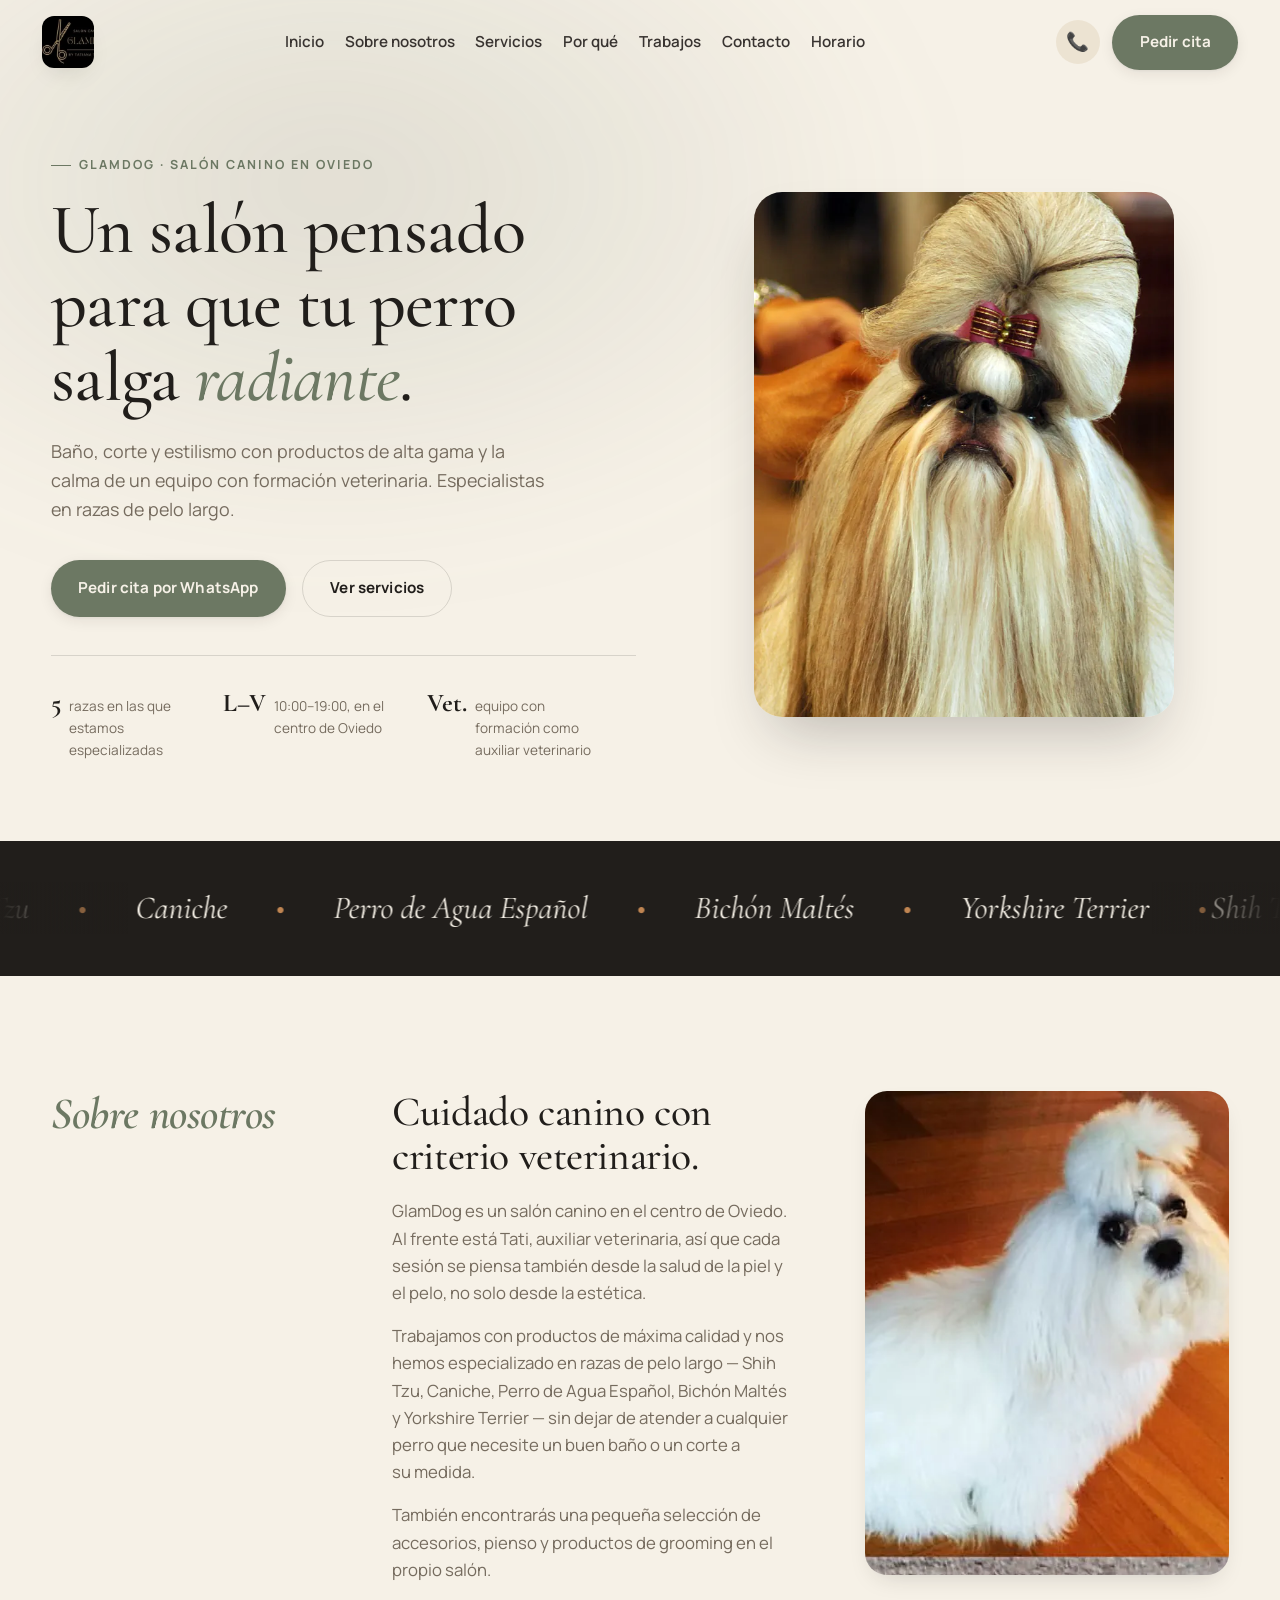
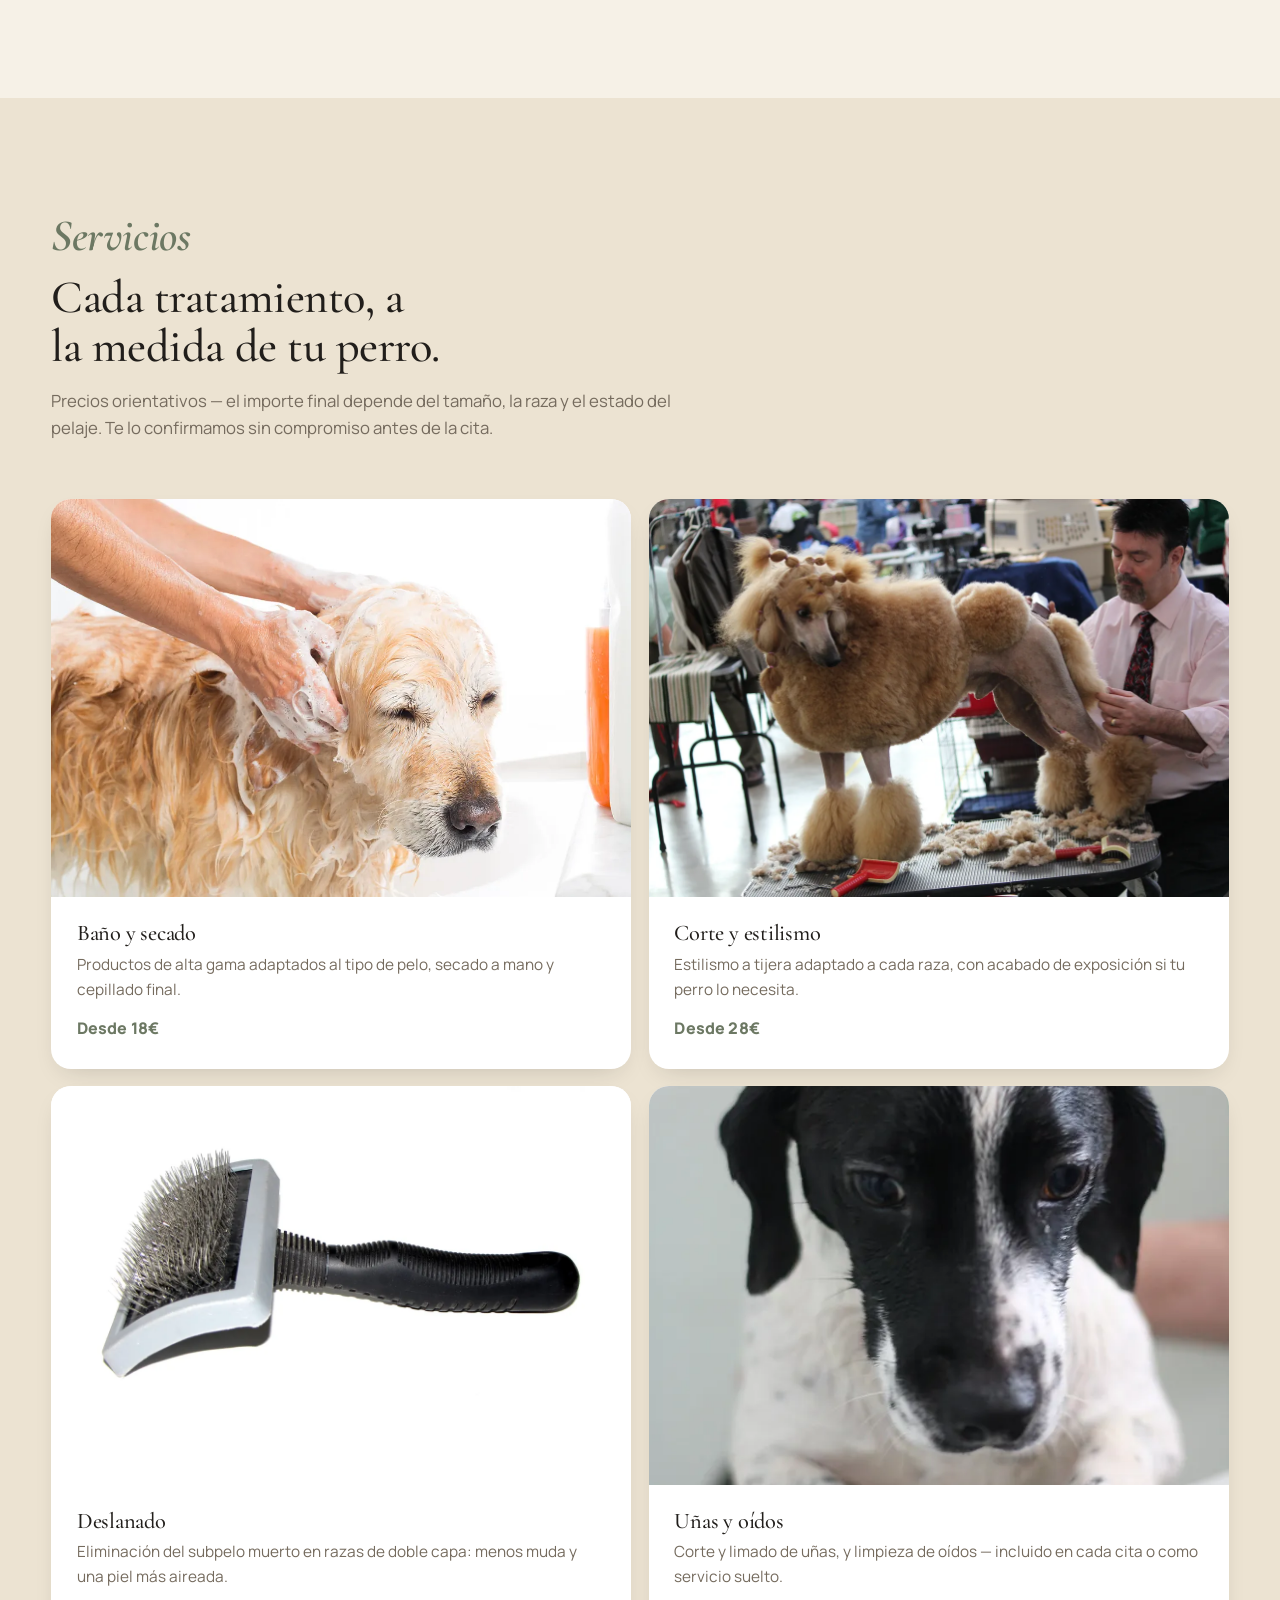
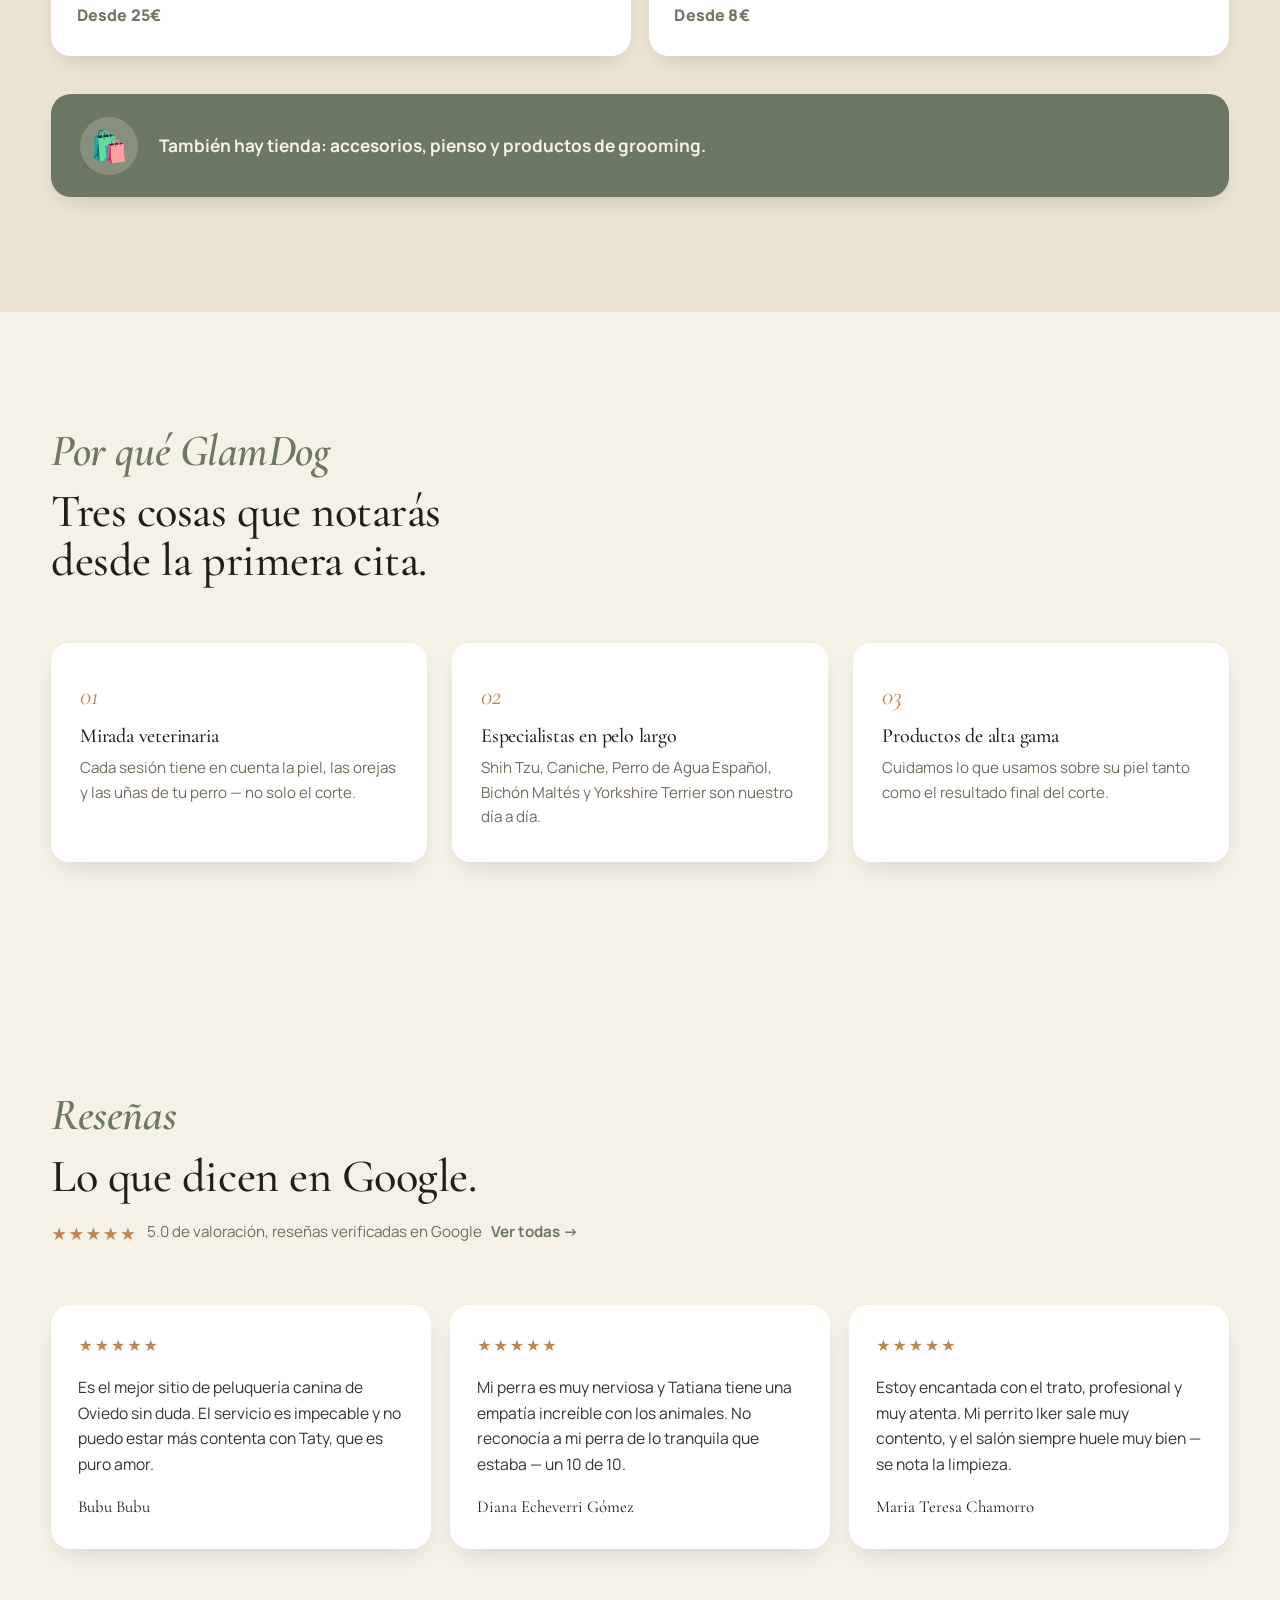
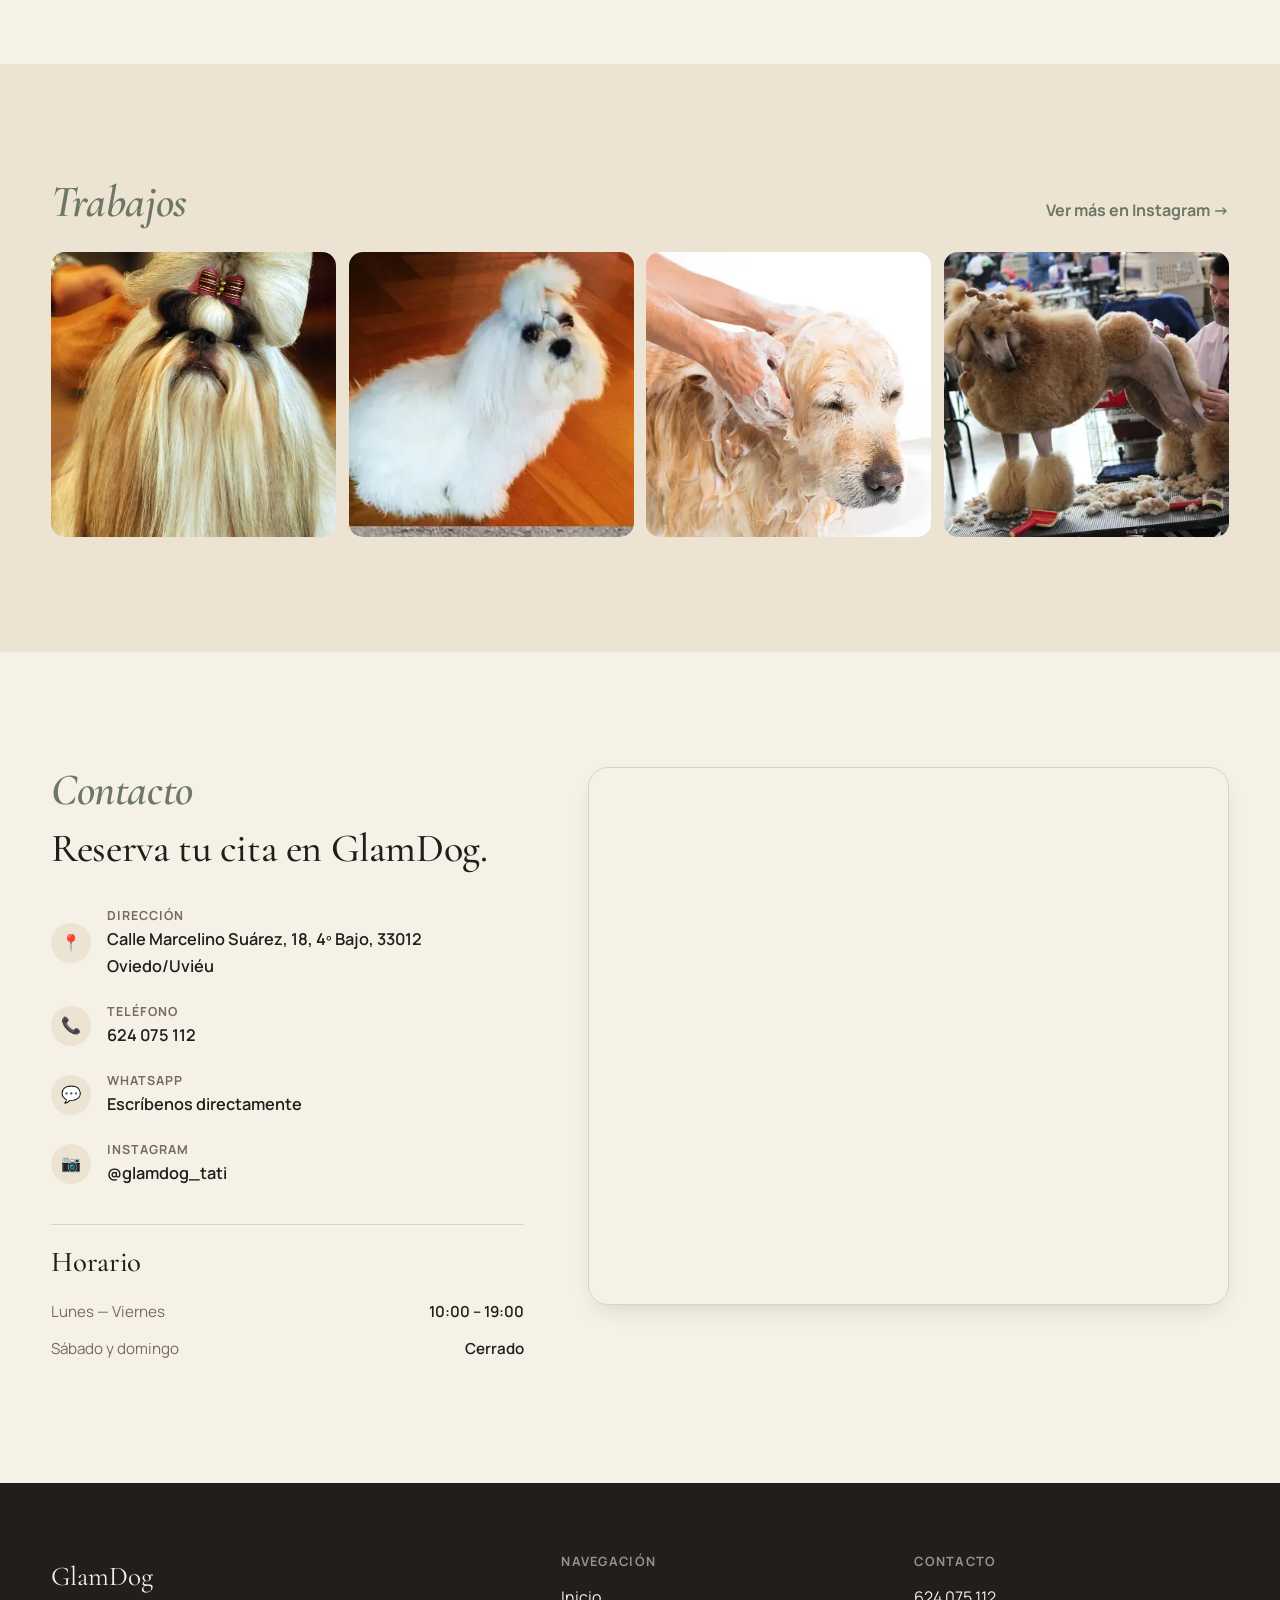
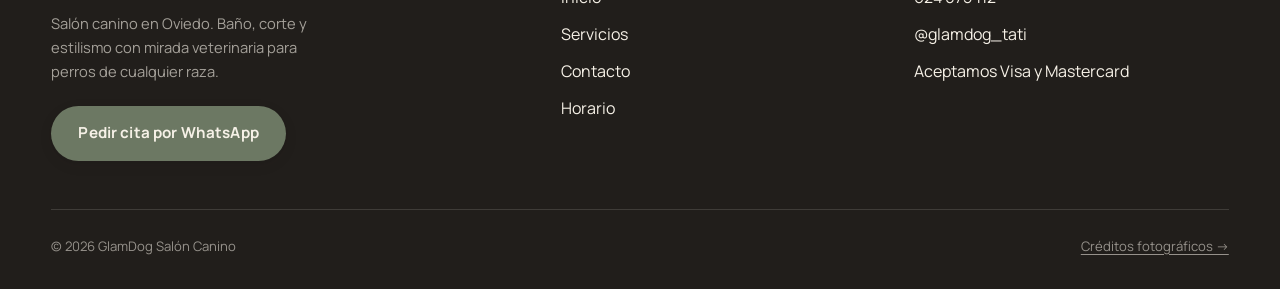
<file: index.html>
<!doctype html>
<html lang="es">
<head>
<meta charset="utf-8">
<meta name="viewport" content="width=device-width, initial-scale=1">
<title>GlamDog · Salón canino en Oviedo</title>
<meta name="description" content="GlamDog es un salón canino en Oviedo especializado en Shih Tzu, Caniche, Perro de Agua Español, Bichón Maltés y Yorkshire Terrier. Baño, corte y estilismo con formación veterinaria.">
<meta name="theme-color" content="#6C7863">
<link rel="icon" type="image/svg+xml" href="assets/favicon.svg">

<!-- Google Analytics 4 — replace G-XXXXXXXXXX with the real Measurement ID from analytics.google.com before deploying -->
<script async src="https://www.googletagmanager.com/gtag/js?id=G-XXXXXXXXXX"></script>
<script>
  window.dataLayer = window.dataLayer || [];
  function gtag(){ dataLayer.push(arguments); }
  gtag("js", new Date());
  gtag("config", "G-XXXXXXXXXX");
</script>

<link rel="preconnect" href="https://fonts.googleapis.com">
<link rel="preconnect" href="https://fonts.gstatic.com" crossorigin>
<link rel="stylesheet" href="https://fonts.googleapis.com/css2?family=Cormorant+Garamond:ital,wght@0,500;0,600;1,500;1,600&family=Manrope:wght@400;500;600;700;800&display=swap">

<link rel="preload" as="image" href="assets/img/hero.webp" fetchpriority="high">
<link rel="stylesheet" href="styles.css?v=20260902-12">
</head>
<body>
<a class="skip-link" href="#contenido">Saltar al contenido</a>

<div class="cursor" data-cursor-root aria-hidden="true">
  <span class="cursor-dot"></span>
  <span class="cursor-ring"></span>
</div>

<header class="nav">
  <div class="container nav-inner">
    <a class="nav-logo" href="#top"><img src="assets/img/logo.webp" alt="GlamDog Salón Canino" width="150" height="150"></a>
    <nav class="nav-links" aria-label="Principal">
      <a class="nav-link" href="#top">Inicio</a>
      <a class="nav-link" href="#sobre">Sobre nosotros</a>
      <a class="nav-link" href="#servicios">Servicios</a>
      <a class="nav-link" href="#por-que-glamdog">Por qué</a>
      <a class="nav-link" href="#trabajos">Trabajos</a>
      <a class="nav-link" href="#contacto">Contacto</a>
      <a class="nav-link" href="#horario">Horario</a>
    </nav>
    <div class="nav-actions">
      <a class="nav-phone" data-phone href="tel:+34624075112" aria-label="Llamar a GlamDog">📞</a>
      <a class="btn btn-primary" data-whatsapp href="https://wa.me/34624075112" target="_blank" rel="noopener">Pedir cita</a>
      <button class="nav-burger" data-burger aria-label="Abrir menú" aria-haspopup="true">
        <span></span>
      </button>
    </div>
  </div>
</header>

<div class="nav-mobile" data-mobile-nav data-open="false" aria-hidden="true">
  <button class="nav-mobile-close" data-mobile-close aria-label="Cerrar menú">✕</button>
  <nav class="nav-mobile-links" aria-label="Menú móvil">
    <a href="#top">Inicio</a>
    <a href="#sobre">Sobre nosotros</a>
    <a href="#servicios">Servicios</a>
    <a href="#por-que-glamdog">Por qué GlamDog</a>
    <a href="#trabajos">Trabajos</a>
    <a href="#contacto">Contacto</a>
    <a href="#horario">Horario</a>
  </nav>
</div>

<main id="contenido">

  <section class="hero" id="top">
    <div class="container hero-grid">
      <div class="hero-content">
        <p class="eyebrow">GlamDog · Salón canino en Oviedo</p>
        <h1 class="hero-title" data-reveal>Un salón pensado para que tu perro salga <em>radiante</em>.</h1>
        <p class="hero-sub" data-reveal>Baño, corte y estilismo con productos de alta gama y la calma de un equipo con formación veterinaria. Especialistas en razas de pelo largo.</p>
        <div class="hero-actions">
          <a class="btn btn-primary" data-magnetic data-whatsapp href="https://wa.me/34624075112" target="_blank" rel="noopener">Pedir cita por WhatsApp</a>
          <a class="btn btn-ghost" href="#servicios">Ver servicios</a>
        </div>
        <div class="hero-trust">
          <div class="hero-trust-item"><strong>5</strong><span>razas en las que estamos especializadas</span></div>
          <div class="hero-trust-item"><strong>L–V</strong><span>10:00–19:00, en el centro de Oviedo</span></div>
          <div class="hero-trust-item"><strong>Vet.</strong><span>equipo con formación como auxiliar veterinario</span></div>
        </div>
      </div>
      <div class="hero-figure" data-reveal>
        <div class="hero-frame">
          <img src="assets/img/hero.webp" alt="Shih Tzu recién peinado con un lazo, listo tras su sesión de estilismo" fetchpriority="high" loading="eager" decoding="sync">
        </div>
        <div class="hero-badge">
          <span class="badge-icon">🐾</span>
          <div><strong>Productos de alta gama</strong><span>seleccionados para cada tipo de pelo</span></div>
        </div>
      </div>
    </div>
  </section>

  <section class="marquee-section" id="especialidades" aria-label="Razas en las que estamos especializadas">
    <div class="marquee">
      <div class="marquee-track" data-breed-marquee>
        <span>Shih Tzu</span><span class="sep">•</span>
        <span>Caniche</span><span class="sep">•</span>
        <span>Perro de Agua Español</span><span class="sep">•</span>
        <span>Bichón Maltés</span><span class="sep">•</span>
        <span>Yorkshire Terrier</span><span class="sep">•</span>
      </div>
    </div>
  </section>

  <section class="section" id="sobre">
    <div class="container about-grid">
      <p class="section-num">Sobre nosotros</p>
      <div class="about-text">
        <h2>Cuidado canino con criterio veterinario.</h2>
        <p>GlamDog es un salón canino en el centro de Oviedo. Al frente está Tati, auxiliar veterinaria, así que cada sesión se piensa también desde la salud de la piel y el pelo, no solo desde la estética.</p>
        <p>Trabajamos con productos de máxima calidad y nos hemos especializado en razas de pelo largo — Shih Tzu, Caniche, Perro de Agua Español, Bichón Maltés y Yorkshire Terrier — sin dejar de atender a cualquier perro que necesite un buen baño o un corte a su medida.</p>
        <p>También encontrarás una pequeña selección de accesorios, pienso y productos de grooming en el propio salón.</p>
      </div>
      <div class="about-figure" data-reveal>
        <img src="assets/img/about-manifesto.webp" alt="Bichón maltés con el pelo blanco recién cepillado" loading="lazy" decoding="async">
      </div>
    </div>
  </section>

  <section class="section section--alt" id="servicios">
    <div class="container">
      <div class="section-head">
        <p class="section-num">Servicios</p>
        <h2>Cada tratamiento, a la medida de tu perro.</h2>
        <p>Precios orientativos — el importe final depende del tamaño, la raza y el estado del pelaje. Te lo confirmamos sin compromiso antes de la cita.</p>
      </div>
      <div class="bento">
        <article class="card" data-reveal>
          <div class="card-img"><img src="assets/img/service-bano.webp" alt="Perro recibiendo un baño con espuma en un lavabo de peluquería canina" loading="lazy" decoding="async"></div>
          <div class="card-body">
            <h3>Baño y secado</h3>
            <p>Productos de alta gama adaptados al tipo de pelo, secado a mano y cepillado final.</p>
            <span class="card-price">Desde 18€</span>
          </div>
        </article>
        <article class="card" data-reveal>
          <div class="card-img"><img src="assets/img/service-corte.webp" alt="Peluquero canino dando forma al pelaje de un caniche con tijeras" loading="lazy" decoding="async"></div>
          <div class="card-body">
            <h3>Corte y estilismo</h3>
            <p>Estilismo a tijera adaptado a cada raza, con acabado de exposición si tu perro lo necesita.</p>
            <span class="card-price">Desde 28€</span>
          </div>
        </article>
        <article class="card" data-reveal>
          <div class="card-img"><img src="assets/img/service-deslanado.webp" alt="Cepillo profesional de deslanado para perros" loading="lazy" decoding="async"></div>
          <div class="card-body">
            <h3>Deslanado</h3>
            <p>Eliminación del subpelo muerto en razas de doble capa: menos muda y una piel más aireada.</p>
            <span class="card-price">Desde 25€</span>
          </div>
        </article>
        <article class="card" data-reveal>
          <div class="card-img"><img src="assets/img/service-unas.webp" alt="Primer plano de las patas de un perro apoyadas en el borde de una bañera" loading="lazy" decoding="async"></div>
          <div class="card-body">
            <h3>Uñas y oídos</h3>
            <p>Corte y limado de uñas, y limpieza de oídos — incluido en cada cita o como servicio suelto.</p>
            <span class="card-price">Desde 8€</span>
          </div>
        </article>
      </div>
      <div class="services-retail" data-reveal>
        <span class="retail-icon" aria-hidden="true">🛍️</span>
        <p>También hay tienda: accesorios, pienso y productos de grooming.</p>
      </div>
    </div>
  </section>

  <section class="section" id="por-que-glamdog">
    <div class="container">
      <div class="section-head">
        <p class="section-num">Por qué GlamDog</p>
        <h2>Tres cosas que notarás desde la primera cita.</h2>
      </div>
      <div class="why-grid">
        <div class="why-item" data-reveal>
          <span class="why-num">01</span>
          <h3>Mirada veterinaria</h3>
          <p>Cada sesión tiene en cuenta la piel, las orejas y las uñas de tu perro — no solo el corte.</p>
        </div>
        <div class="why-item" data-reveal>
          <span class="why-num">02</span>
          <h3>Especialistas en pelo largo</h3>
          <p>Shih Tzu, Caniche, Perro de Agua Español, Bichón Maltés y Yorkshire Terrier son nuestro día a día.</p>
        </div>
        <div class="why-item" data-reveal>
          <span class="why-num">03</span>
          <h3>Productos de alta gama</h3>
          <p>Cuidamos lo que usamos sobre su piel tanto como el resultado final del corte.</p>
        </div>
      </div>
    </div>
  </section>

  <section class="section" id="resenas">
    <div class="container">
      <div class="section-head">
        <p class="section-num">Reseñas</p>
        <h2>Lo que dicen en Google.</h2>
        <div class="rating-badge">
          <span class="rating-stars" aria-hidden="true">★★★★★</span>
          <span>5.0 de valoración, reseñas verificadas en Google</span>
          <a href="https://www.google.com/maps/search/?api=1&query=GLAMDOG+Sal%C3%B3n+canino+Oviedo" target="_blank" rel="noopener">Ver todas →</a>
        </div>
      </div>
      <div class="reviews-grid">
        <blockquote class="review-card" data-reveal>
          <span class="review-stars" aria-hidden="true">★★★★★</span>
          <p>Es el mejor sitio de peluquería canina de Oviedo sin duda. El servicio es impecable y no puedo estar más contenta con Taty, que es puro amor.</p>
          <cite>Bubu Bubu</cite>
        </blockquote>
        <blockquote class="review-card" data-reveal>
          <span class="review-stars" aria-hidden="true">★★★★★</span>
          <p>Mi perra es muy nerviosa y Tatiana tiene una empatía increíble con los animales. No reconocía a mi perra de lo tranquila que estaba — un 10 de 10.</p>
          <cite>Diana Echeverri Gómez</cite>
        </blockquote>
        <blockquote class="review-card" data-reveal>
          <span class="review-stars" aria-hidden="true">★★★★★</span>
          <p>Estoy encantada con el trato, profesional y muy atenta. Mi perrito Iker sale muy contento, y el salón siempre huele muy bien — se nota la limpieza.</p>
          <cite>Maria Teresa Chamorro</cite>
        </blockquote>
      </div>
    </div>
  </section>

  <section class="section section--alt" id="trabajos">
    <div class="container">
      <div class="insta-head">
        <p class="section-num" style="margin:0">Trabajos</p>
        <a data-instagram-link href="https://www.instagram.com/glamdog_tati/" target="_blank" rel="noopener">Ver más en Instagram →</a>
      </div>
      <div class="insta-grid">
        <a class="insta-item" href="https://www.instagram.com/glamdog_tati/" target="_blank" rel="noopener" data-reveal>
          <img src="assets/img/thumb-ig-1.webp" alt="Shih Tzu recién peinado con lazo" loading="lazy" decoding="async">
        </a>
        <a class="insta-item" href="https://www.instagram.com/glamdog_tati/" target="_blank" rel="noopener" data-reveal>
          <img src="assets/img/thumb-ig-2.webp" alt="Bichón maltés con el pelo recién cuidado" loading="lazy" decoding="async">
        </a>
        <a class="insta-item" href="https://www.instagram.com/glamdog_tati/" target="_blank" rel="noopener" data-reveal>
          <img src="assets/img/thumb-ig-3.webp" alt="Baño de un perro en GlamDog" loading="lazy" decoding="async">
        </a>
        <a class="insta-item" href="https://www.instagram.com/glamdog_tati/" target="_blank" rel="noopener" data-reveal>
          <img src="assets/img/thumb-ig-4.webp" alt="Estilismo de un caniche en salón" loading="lazy" decoding="async">
        </a>
      </div>
    </div>
  </section>

  <section class="section" id="contacto">
    <div class="container contact-grid">
      <div class="contact-info">
        <p class="section-num">Contacto</p>
        <h2>Reserva tu cita en GlamDog.</h2>
        <ul class="contact-list">
          <li class="contact-row">
            <span class="ci-icon">📍</span>
            <div><strong>Dirección</strong><span class="value">Calle Marcelino Suárez, 18, 4º Bajo, 33012 Oviedo/Uviéu</span></div>
          </li>
          <li>
            <a class="contact-row" data-phone href="tel:+34624075112">
              <span class="ci-icon">📞</span>
              <div><strong>Teléfono</strong><span class="value">624 075 112</span></div>
            </a>
          </li>
          <li>
            <a class="contact-row" data-whatsapp href="https://wa.me/34624075112" target="_blank" rel="noopener">
              <span class="ci-icon">💬</span>
              <div><strong>WhatsApp</strong><span class="value">Escríbenos directamente</span></div>
            </a>
          </li>
          <li>
            <a class="contact-row" data-instagram-link href="https://www.instagram.com/glamdog_tati/" target="_blank" rel="noopener">
              <span class="ci-icon">📷</span>
              <div><strong>Instagram</strong><span class="value">@glamdog_tati</span></div>
            </a>
          </li>
        </ul>
        <div class="contact-hours" id="horario">
          <h3 class="contact-hours-title">Horario</h3>
          <table>
            <tr><td>Lunes — Viernes</td><td>10:00 – 19:00</td></tr>
            <tr><td>Sábado y domingo</td><td>Cerrado</td></tr>
          </table>
        </div>
      </div>

      <div class="contact-map contact-map--large" data-reveal>
        <iframe title="Ubicación de GlamDog en Oviedo" src="https://www.google.com/maps?q=Calle%20Marcelino%20Su%C3%A1rez%2018%2C%2033012%20Oviedo&output=embed" loading="lazy" referrerpolicy="no-referrer-when-downgrade"></iframe>
      </div>
    </div>
  </section>

</main>

<footer class="footer">
  <div class="container">
    <div class="footer-grid">
      <div>
        <p class="footer-brand">GlamDog</p>
        <p class="footer-brand-sub">Salón canino en Oviedo. Baño, corte y estilismo con mirada veterinaria para perros de cualquier raza.</p>
        <a class="btn btn-primary footer-cta" data-whatsapp href="https://wa.me/34624075112" target="_blank" rel="noopener">Pedir cita por WhatsApp</a>
      </div>
      <div class="footer-col">
        <h4>Navegación</h4>
        <ul>
          <li><a href="#top">Inicio</a></li>
          <li><a href="#servicios">Servicios</a></li>
          <li><a href="#contacto">Contacto</a></li>
          <li><a href="#horario">Horario</a></li>
        </ul>
      </div>
      <div class="footer-col">
        <h4>Contacto</h4>
        <ul>
          <li><a data-phone href="tel:+34624075112">624 075 112</a></li>
          <li><a data-instagram-link href="https://www.instagram.com/glamdog_tati/" target="_blank" rel="noopener">@glamdog_tati</a></li>
          <li><span>Aceptamos Visa y Mastercard</span></li>
        </ul>
      </div>
    </div>
    <div class="footer-bottom">
      <span>© <span data-year>2026</span> GlamDog Salón Canino</span>
      <a href="creditos.html">Créditos fotográficos →</a>
    </div>
  </div>
</footer>

<script defer src="lib/gsap.min.js"></script>
<script defer src="lib/ScrollTrigger.min.js"></script>
<script defer src="lib/manifest.js"></script>
<script defer src="main.js?v=20260902-7"></script>
</body>
</html>
</file>
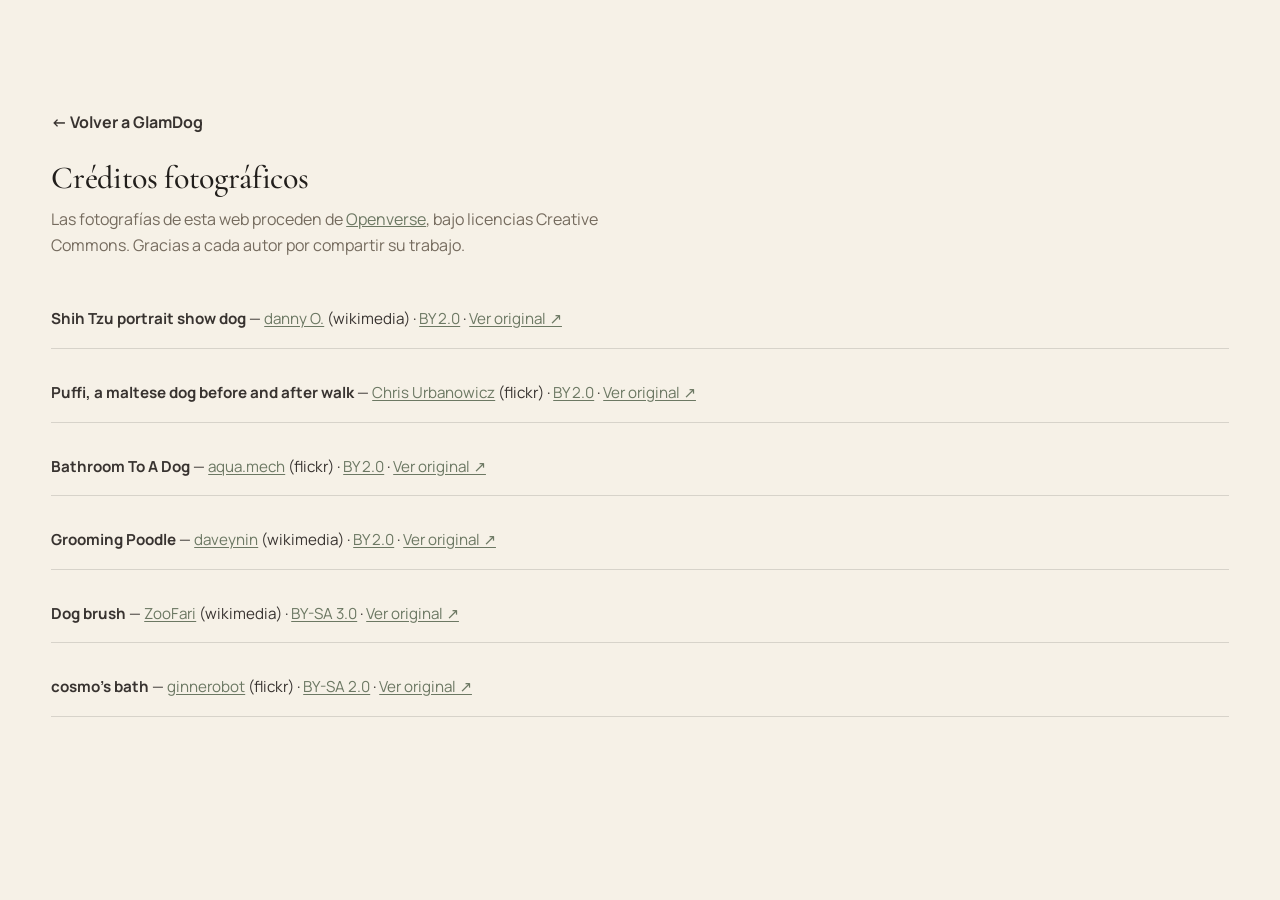
<file: creditos.html>
<!doctype html>
<html lang="es">
<head>
<meta charset="utf-8">
<meta name="viewport" content="width=device-width, initial-scale=1">
<title>Créditos fotográficos · GlamDog</title>
<meta name="description" content="Créditos y licencias de las fotografías utilizadas en la web de GlamDog Salón Canino.">
<link rel="icon" type="image/svg+xml" href="assets/favicon.svg">
<link rel="preconnect" href="https://fonts.googleapis.com">
<link rel="preconnect" href="https://fonts.gstatic.com" crossorigin>
<link rel="stylesheet" href="https://fonts.googleapis.com/css2?family=Cormorant+Garamond:ital,wght@0,500;0,600;1,500;1,600&family=Manrope:wght@400;500;600;700;800&display=swap">
<link rel="stylesheet" href="styles.css?v=20260902-6">
</head>
<body class="page-credits">
  <div class="container">
    <a class="credits-back" href="index.html">← Volver a GlamDog</a>
    <h1>Créditos fotográficos</h1>
    <p style="color:var(--ink-mute); margin-top:.8rem; max-width:60ch;">
      Las fotografías de esta web proceden de
      <a href="https://openverse.org" target="_blank" rel="noopener" style="color:var(--accent); text-decoration:underline;">Openverse</a>,
      bajo licencias Creative Commons. Gracias a cada autor por compartir su trabajo.
    </p>
    <ul class="credits-list" data-credits></ul>
  </div>
  <script defer src="lib/credits-data.js"></script>
  <script defer src="lib/credits-render.js?v=20260902"></script>
</body>
</html>
</file>
<file: styles.css>
/* =============================================================
   1. Tokens
   ============================================================= */
:root {
  --bg:        #F6F1E7;
  --bg-2:      #ECE3D2;
  --paper:     #FFFFFF;
  --ink:       #211E1B;
  --ink-soft:  #383330;
  --ink-mute:  #756B5E;
  --accent:    #6C7863;
  --accent-ink:#F6F1E7;
  --accent-2:  #C08552;
  --line:      rgba(33, 30, 27, 0.14);
  --shadow-1:  0 30px 60px -20px rgba(33, 30, 27, 0.28);
  --shadow-2:  0 10px 26px -12px rgba(33, 30, 27, 0.22);

  --serif: "Cormorant Garamond", "Iowan Old Style", Georgia, serif;
  --sans:  "Manrope", -apple-system, BlinkMacSystemFont, "Segoe UI", system-ui, sans-serif;

  --ease-out:    cubic-bezier(0.16, 1, 0.3, 1);
  --ease-in:     cubic-bezier(0.7, 0, 0.84, 0);
  --ease-soft:   cubic-bezier(0.25, 0.46, 0.45, 0.94);
  --ease-bounce: cubic-bezier(0.34, 1.56, 0.64, 1);

  --nav-h: 84px;
}

@property --mesh-x { syntax: "<percentage>"; inherits: false; initial-value: 30%; }
@property --mesh-y { syntax: "<percentage>"; inherits: false; initial-value: 30%; }

/* =============================================================
   2. Reset & base
   ============================================================= */
*, *::before, *::after { box-sizing: border-box; margin: 0; }
html { -webkit-text-size-adjust: 100%; tab-size: 2; scroll-behavior: smooth; overflow-x: clip; }
@media (prefers-reduced-motion: reduce) { html { scroll-behavior: auto; } }

body {
  font-family: var(--sans);
  font-size: 16px;
  line-height: 1.62;
  color: var(--ink-soft);
  background: var(--bg);
  -webkit-font-smoothing: antialiased;
  -moz-osx-font-smoothing: grayscale;
  text-rendering: optimizeLegibility;
  overflow-x: clip;
  overscroll-behavior-y: none;
}

img, svg, video { display: block; max-width: 100%; }
img { height: auto; }
button { font: inherit; color: inherit; cursor: pointer; border: 0; background: none; }
a { color: inherit; text-decoration: none; }
p { text-wrap: pretty; }
h1, h2, h3, h4 { text-wrap: balance; line-height: 1.05; letter-spacing: -0.01em; font-family: var(--serif); font-weight: 500; color: var(--ink); }
em { font-style: italic; color: var(--accent); }
ul { list-style: none; padding: 0; }
::selection { background: var(--accent); color: var(--accent-ink); }

:focus-visible { outline: 2px solid var(--accent); outline-offset: 3px; border-radius: 4px; }

.skip-link {
  position: fixed; top: -100px; left: 1rem; z-index: 9999;
  padding: .7rem 1.1rem; background: var(--ink); color: var(--bg);
  border-radius: 8px; font-weight: 600; transition: top .3s var(--ease-out);
}
.skip-link:focus { top: 1rem; }

/* =============================================================
   3. Utilities
   ============================================================= */
.container { width: min(1180px, 92vw); margin-inline: auto; }
[id] { scroll-margin-top: var(--nav-h); }
.sr-only {
  position: absolute; width: 1px; height: 1px; padding: 0; margin: -1px;
  overflow: hidden; clip: rect(0,0,0,0); white-space: nowrap; border: 0;
}
.eyebrow {
  display: inline-flex; align-items: center; gap: .5rem;
  font-size: .78rem; font-weight: 700; letter-spacing: .16em; text-transform: uppercase;
  color: var(--accent);
}
.eyebrow::before { content: ""; width: 20px; height: 1px; background: var(--accent); }
.section { padding: clamp(4rem, 9vw, 7.5rem) 0; }
.section-head { max-width: 640px; margin-bottom: clamp(2.4rem, 5vw, 3.6rem); }
.section-head h2 { font-size: clamp(2rem, 4vw, 2.9rem); margin-top: .6rem; }
.section-head p { color: var(--ink-mute); margin-top: 1rem; font-size: 1.05rem; }
.section--alt { background: var(--bg-2); }

/* =============================================================
   4. Buttons & links
   ============================================================= */
.btn {
  display: inline-flex; align-items: center; justify-content: center; gap: .55rem;
  padding: .95rem 1.7rem; border-radius: 999px; font-weight: 700; font-size: .95rem;
  letter-spacing: .01em; white-space: nowrap;
  box-shadow: 0 4px 14px rgba(33,30,27,0.08), 0 1px 3px rgba(33,30,27,0.06);
  transition: transform .45s var(--ease-soft), box-shadow .45s var(--ease-soft), background-color .3s, color .3s;
}
.btn-primary { background: var(--accent); color: var(--accent-ink); }
.btn-primary:hover { transform: translateY(-3px); box-shadow: 0 22px 44px -10px rgba(108,120,99,0.45); }
.btn-ghost { background: transparent; color: var(--ink); box-shadow: none; border: 1.5px solid var(--line); }
.btn-ghost:hover { border-color: var(--accent); color: var(--accent); transform: translateY(-3px); }
.btn:active { transform: translateY(-1px); transition-duration: .12s; }

.nav-link {
  position: relative; padding: .3rem 0; font-weight: 600; font-size: .95rem;
}
.nav-link::after {
  content: ""; position: absolute; left: 0; right: 0; bottom: -2px; height: 1px;
  background: currentColor; transform: scaleX(0); transform-origin: right;
  transition: transform .45s var(--ease-out);
}
.nav-link:hover::after { transform: scaleX(1); transform-origin: left; }

/* =============================================================
   5. Navigation
   ============================================================= */
.nav {
  position: fixed; top: 0; inset-inline: 0; z-index: 100; height: var(--nav-h);
  display: flex; align-items: center;
  transition: background-color .4s var(--ease-out), box-shadow .4s var(--ease-out), backdrop-filter .4s;
}
.nav.is-scrolled {
  background: rgba(246, 241, 231, 0.88);
  backdrop-filter: blur(14px) saturate(140%);
  -webkit-backdrop-filter: blur(14px) saturate(140%);
  box-shadow: 0 1px 0 var(--line);
}
.nav-inner {
  display: flex; align-items: center; justify-content: space-between; width: 100%;
  padding-inline: clamp(1.1rem, 4vw, 2.6rem);
}
.nav-logo { display: flex; align-items: center; }
.nav-logo img {
  height: 52px; width: 52px; object-fit: cover; border-radius: 12px;
  box-shadow: var(--shadow-2); transition: transform .4s var(--ease-soft);
}
.nav-logo:hover img { transform: scale(1.05) rotate(-2deg); }
.nav-links { display: none; align-items: center; gap: 1.3rem; }
.nav-actions { display: flex; align-items: center; gap: .8rem; }
.nav-phone {
  display: grid; place-items: center; width: 44px; height: 44px; border-radius: 50%;
  background: var(--bg-2); color: var(--accent); font-size: 1.15rem;
  transition: background-color .3s var(--ease-out), transform .3s var(--ease-soft);
}
.nav-phone:hover { background: var(--accent); color: var(--accent-ink); transform: scale(1.06); }
.nav-burger {
  display: grid; place-items: center; width: 42px; height: 42px; border-radius: 50%;
}
.nav-burger span { position: relative; width: 18px; height: 1.5px; background: var(--ink); display: block; }
.nav-burger span::before, .nav-burger span::after {
  content: ""; position: absolute; left: 0; width: 18px; height: 1.5px; background: var(--ink); transition: transform .3s;
}
.nav-burger span::before { top: -6px; }
.nav-burger span::after { top: 6px; }

@media (min-width: 1180px) {
  .nav-links { display: flex; }
  .nav-burger { display: none; }
}

.nav-mobile {
  position: fixed; inset: 0; z-index: 110;
  background: var(--bg); color: var(--ink);
  display: grid; place-items: center; overflow-y: auto;
  padding-block: 5.5rem 2rem;
  clip-path: inset(0 0 100% 0);
  transition: clip-path .6s var(--ease-soft);
}
.nav-mobile[data-open="true"] { clip-path: inset(0); }
.nav-mobile-links { display: flex; flex-direction: column; gap: 1.1rem; text-align: center; }
.nav-mobile-links a {
  position: relative; display: inline-block; font-family: var(--serif); font-size: clamp(1.3rem, 5vw, 1.8rem);
  transition: color .35s var(--ease-out), transform .35s var(--ease-soft);
}
.nav-mobile-links a::after {
  content: ""; position: absolute; left: 50%; bottom: -4px; height: 2px; width: 0;
  background: var(--accent); transition: width .35s var(--ease-out), left .35s var(--ease-out);
}
.nav-mobile-links a:hover,
.nav-mobile-links a:focus-visible {
  color: var(--accent); transform: scale(1.06);
}
.nav-mobile-links a:hover::after,
.nav-mobile-links a:focus-visible::after {
  width: 100%; left: 0;
}
.nav-mobile-close { position: absolute; top: 1.6rem; right: 1.6rem; width: 44px; height: 44px; border-radius: 50%; border: 1px solid var(--line); display: grid; place-items: center; }

@media (min-width: 1180px) { .nav-burger, .nav-mobile { display: none; } }

/* =============================================================
   6. Hero
   ============================================================= */
.hero {
  position: relative;
  padding-top: calc(var(--nav-h) + clamp(2rem, 6vw, 4rem));
  padding-bottom: clamp(3rem, 7vw, 5rem);
  overflow: clip;
}
.hero::before {
  content: ""; position: absolute; inset: -20% -10% auto -10%; height: 140%; z-index: -1;
  background: radial-gradient(55% 45% at var(--mesh-x) var(--mesh-y), rgba(108,120,99,0.16), transparent 70%);
  filter: blur(60px);
  animation: heroMeshDrift 26s ease-in-out infinite;
}
@keyframes heroMeshDrift {
  0%, 100% { --mesh-x: 22%; --mesh-y: 20%; }
  50%      { --mesh-x: 62%; --mesh-y: 46%; }
}
.hero-grid {
  display: grid; gap: clamp(2.4rem, 6vw, 4rem); align-items: center;
}
@media (min-width: 960px) { .hero-grid { grid-template-columns: 1.05fr .95fr; } }

.hero-title {
  font-size: clamp(2.5rem, 5.6vw, 4.4rem);
  margin-top: 1.1rem;
  max-width: 15ch;
}
.hero-sub {
  margin-top: 1.4rem; max-width: 46ch; font-size: 1.12rem; color: var(--ink-mute);
}
.hero-actions { display: flex; flex-wrap: wrap; gap: 1rem; margin-top: 2.2rem; }
.hero-trust {
  display: flex; flex-wrap: wrap; gap: 1.6rem; margin-top: 2.4rem;
  padding-top: 1.6rem; border-top: 1px solid var(--line);
}
.hero-trust-item { display: flex; align-items: baseline; gap: .5rem; }
.hero-trust-item strong { font-family: var(--serif); font-size: 1.6rem; color: var(--ink); }
.hero-trust-item span { font-size: .85rem; color: var(--ink-mute); max-width: 16ch; }

.hero-figure { position: relative; justify-self: center; width: min(420px, 100%); }
.hero-frame {
  position: relative; border-radius: 28px; overflow: hidden;
  box-shadow: var(--shadow-1);
  aspect-ratio: 4 / 5;
}
.hero-frame img {
  width: 100%; height: 100%; object-fit: cover; object-position: 50% 18%;
  transition: transform 1.1s var(--ease-soft);
}
.hero-figure:hover .hero-frame img { transform: scale(1.045); }
.hero-badge {
  position: absolute; left: -1.4rem; bottom: -1.4rem;
  background: var(--paper); border-radius: 18px; box-shadow: var(--shadow-2);
  padding: 1rem 1.3rem; display: flex; align-items: center; gap: .8rem;
  max-width: 230px;
}
.hero-badge .badge-icon {
  width: 38px; height: 38px; border-radius: 50%; background: var(--bg-2);
  display: grid; place-items: center; flex: none;
}
.hero-badge strong { display: block; font-family: var(--serif); font-size: 1rem; color: var(--ink); }
.hero-badge span { font-size: .78rem; color: var(--ink-mute); }

/* =============================================================
   7. Marquee (signature effect)
   ============================================================= */
.marquee-section { padding: clamp(1.8rem, 4vw, 2.6rem) 0; background: var(--ink); }
.marquee { overflow: hidden; position: relative; white-space: nowrap; }
.marquee::before, .marquee::after {
  content: ""; position: absolute; top: 0; bottom: 0; width: 10%; z-index: 2; pointer-events: none;
}
.marquee::before { left: 0; background: linear-gradient(90deg, var(--ink), transparent); }
.marquee::after  { right: 0; background: linear-gradient(270deg, var(--ink), transparent); }
.marquee-track {
  display: inline-flex; gap: 3rem; white-space: nowrap; will-change: transform;
  font-family: var(--serif); font-style: italic; font-size: clamp(1.3rem, 3vw, 2rem);
  color: var(--bg);
}
.marquee-track span.sep { color: var(--accent-2); font-style: normal; }

/* =============================================================
   8. About / manifesto
   ============================================================= */
.about-grid { display: grid; gap: clamp(2.4rem, 6vw, 5rem); align-items: start; }
@media (min-width: 960px) { .about-grid { grid-template-columns: .4fr .6fr .55fr; } }
p.section-num {
  display: block; font-family: var(--serif); font-style: italic; font-weight: 600;
  font-size: clamp(2rem, 3.6vw, 2.8rem); line-height: 1.05; letter-spacing: -0.01em;
  color: var(--accent); margin-top: 0; margin-bottom: .8rem;
}
.about-text h2 { font-size: clamp(1.9rem, 3.6vw, 2.6rem); margin-bottom: 1.2rem; }
.about-text p + p { margin-top: 1rem; }
.about-text p { color: var(--ink-mute); font-size: 1.05rem; }
.about-figure {
  position: relative; border-radius: 22px; overflow: hidden; box-shadow: var(--shadow-2);
  aspect-ratio: 3 / 4;
}
.about-figure img { width: 100%; height: 100%; object-fit: cover; object-position: 50% 8%; }

/* =============================================================
   9. Services (asymmetric bento)
   ============================================================= */
.bento { display: grid; grid-template-columns: 1fr; gap: 1.1rem; }
@media (min-width: 720px) { .bento { grid-template-columns: repeat(2, 1fr); } }
.card {
  position: relative; background: var(--paper); border-radius: 20px; overflow: hidden;
  box-shadow: var(--shadow-2);
  display: flex; flex-direction: column;
}
.card-img { aspect-ratio: 16 / 11; overflow: hidden; }
.card-img img { width: 100%; height: 100%; object-fit: cover; transition: transform .8s var(--ease-soft), filter .5s; }
.card:hover .card-img img { transform: scale(1.08); filter: saturate(1.12) brightness(1.03); }
.card-body { padding: 1.5rem 1.6rem 1.7rem; display: flex; flex-direction: column; gap: .5rem; flex: 1; }
.card-body h3 { font-size: 1.4rem; }
.card-body p { color: var(--ink-mute); font-size: .96rem; flex: 1; }
.card-price {
  display: inline-flex; align-self: flex-start; margin-top: .3rem;
  font-family: var(--sans); font-weight: 800; font-size: 1rem; letter-spacing: .01em; color: var(--accent);
}
.services-note { margin-top: 1.6rem; font-size: .86rem; color: var(--ink-mute); }
.services-retail {
  margin-top: 2.4rem; padding: 1.4rem 1.8rem; border-radius: 20px;
  background: var(--accent); color: var(--accent-ink);
  display: flex; align-items: center; gap: 1.3rem;
  box-shadow: var(--shadow-2);
}
.services-retail p { font-size: 1.08rem; font-weight: 700; }
.retail-icon {
  width: 58px; height: 58px; border-radius: 50%; flex: none;
  background: rgba(246,241,231,0.2);
  display: grid; place-items: center; font-size: 1.9rem;
}

/* =============================================================
   10. Why / trust points (replaces testimonials — no fabricated quotes)
   ============================================================= */
.why-grid { display: grid; gap: 1.6rem; }
@media (min-width: 720px) { .why-grid { grid-template-columns: repeat(3, 1fr); } }
.why-item {
  padding: 2rem 1.8rem; border-radius: 18px; background: var(--paper); box-shadow: var(--shadow-2);
}
.why-item .why-num { font-family: var(--serif); font-style: italic; color: var(--accent-2); font-size: 1.6rem; }
.why-item h3 { font-size: 1.25rem; margin-top: .6rem; }
.why-item p { color: var(--ink-mute); margin-top: .6rem; font-size: .95rem; }

/* =============================================================
   10b. Reviews (real Google reviews)
   ============================================================= */
.rating-badge {
  display: flex; flex-wrap: wrap; align-items: center; gap: .6rem;
  margin-top: 1.1rem; font-size: .95rem; color: var(--ink-mute);
}
.rating-stars { color: var(--accent-2); font-size: 1.1rem; letter-spacing: .08em; }
.rating-badge a { color: var(--accent); font-weight: 700; }

.reviews-grid { display: grid; gap: 1.2rem; margin-top: 2.4rem; }
@media (min-width: 720px) { .reviews-grid { grid-template-columns: repeat(3, 1fr); } }
.review-card {
  background: var(--paper); border-radius: 20px; padding: 1.8rem 1.7rem;
  box-shadow: var(--shadow-2); display: flex; flex-direction: column; gap: 1rem;
}
.review-stars { color: var(--accent-2); font-size: 1rem; letter-spacing: .12em; }
.review-card p { color: var(--ink-soft); font-size: .98rem; flex: 1; }
.review-card cite { font-style: normal; font-family: var(--serif); font-size: 1.05rem; color: var(--ink); }

/* =============================================================
   11. Instagram strip
   ============================================================= */
.insta-head { display: flex; flex-wrap: wrap; align-items: baseline; justify-content: space-between; gap: 1rem; margin-bottom: 1.6rem; }
.insta-head a { position: relative; font-weight: 700; color: var(--accent); }
.insta-head a::after {
  content: ""; position: absolute; left: 0; right: 0; bottom: -3px; height: 1px;
  background: currentColor; transform: scaleX(0); transform-origin: right;
  transition: transform .45s var(--ease-out);
}
.insta-head a:hover::after,
.insta-head a:focus-visible::after {
  transform: scaleX(1); transform-origin: left;
}
.insta-grid { display: grid; grid-template-columns: repeat(2, 1fr); gap: .8rem; }
@media (min-width: 640px) { .insta-grid { grid-template-columns: repeat(4, 1fr); } }
.insta-item { position: relative; aspect-ratio: 1; border-radius: 14px; overflow: hidden; }
.insta-item img { width: 100%; height: 100%; object-fit: cover; transition: transform .7s var(--ease-soft); }
.insta-item:hover img { transform: scale(1.1); }

/* =============================================================
   12. Contact
   ============================================================= */
.contact-grid { display: grid; gap: clamp(2.4rem, 6vw, 4rem); }
@media (min-width: 960px) { .contact-grid { grid-template-columns: .85fr 1.15fr; } }
.contact-info h2 { font-size: clamp(1.9rem, 3.6vw, 2.5rem); }
.contact-list { margin-top: 1.8rem; display: flex; flex-direction: column; gap: .4rem; }
.contact-row {
  display: flex; gap: 1rem; align-items: center; padding: .5rem .6rem; margin-inline: -.6rem;
  border-radius: 14px; transition: background-color .3s var(--ease-out), transform .3s var(--ease-out);
}
a.contact-row:hover { background: var(--bg-2); transform: translateX(4px); }
.contact-list .ci-icon {
  width: 40px; height: 40px; border-radius: 50%; background: var(--bg-2); flex: none;
  display: grid; place-items: center; color: var(--accent); transition: background-color .3s, transform .3s var(--ease-bounce);
}
a.contact-row:hover .ci-icon { background: var(--accent); color: var(--accent-ink); transform: scale(1.08); }
.contact-list strong { display: block; font-size: .78rem; text-transform: uppercase; letter-spacing: .08em; color: var(--ink-mute); }
.contact-list a, .contact-list span.value { font-size: 1.02rem; color: var(--ink); font-weight: 600; }
.contact-hours { margin-top: 1.8rem; border-top: 1px solid var(--line); padding-top: 1.4rem; }
.contact-hours-title { font-size: 1.8rem; margin-bottom: 1rem; }
.contact-hours table { width: 100%; border-collapse: collapse; font-size: .95rem; }
.contact-hours td { padding: .4rem 0; color: var(--ink-mute); }
.contact-hours td:last-child { text-align: right; color: var(--ink); font-weight: 600; }
.contact-map { border-radius: 20px; overflow: hidden; border: 1px solid var(--line); box-shadow: var(--shadow-2); }
.contact-map iframe { width: 100%; height: 220px; border: 0; display: block; filter: grayscale(0.15) contrast(1.02); }
.contact-map--large { height: clamp(420px, 42vw, 620px); }
.contact-map--large iframe { height: 100%; }

/* =============================================================
   13. Footer
   ============================================================= */
.footer { background: var(--ink); color: var(--bg); padding: clamp(3rem, 6vw, 4.5rem) 0 2rem; }
.footer-grid { display: grid; gap: 2.4rem; }
@media (min-width: 720px) { .footer-grid { grid-template-columns: 1.2fr .8fr .8fr; } }
.footer-brand { font-family: var(--serif); font-size: 1.7rem; }
.footer-brand-sub { margin-top: .8rem; color: rgba(246,241,231,0.62); font-size: .92rem; max-width: 32ch; }
.footer-cta { margin-top: 1.4rem; }
.footer-col h4 { font-family: var(--sans); font-weight: 700; font-size: .8rem; text-transform: uppercase; letter-spacing: .1em; color: rgba(246,241,231,0.55); margin-bottom: 1rem; }
.footer-col ul { display: flex; flex-direction: column; gap: .7rem; }
.footer-col a:hover { color: var(--accent-2); }
.footer-bottom {
  margin-top: 3rem; padding-top: 1.6rem; border-top: 1px solid rgba(246,241,231,0.14);
  display: flex; flex-wrap: wrap; gap: 1rem; justify-content: space-between; font-size: .82rem;
  color: rgba(246,241,231,0.55);
}
.footer-bottom a { text-decoration: underline; text-underline-offset: 3px; }

/* =============================================================
   14. Reveal / cursor / tilt effects
   ============================================================= */
[data-reveal] {
  opacity: 0; transform: translateY(36px);
  transition: opacity .8s var(--ease-soft), transform .8s var(--ease-soft);
}
[data-reveal].is-revealed { opacity: 1; transform: none; }
.reveal[data-split] { opacity: 1; transform: none; }

.cursor {
  position: fixed; top: 0; left: 0; pointer-events: none; z-index: 9999;
  display: none; mix-blend-mode: difference; opacity: 0; transition: opacity .25s var(--ease-out);
}
.cursor.is-ready { opacity: 1; }
@media (hover: hover) and (pointer: fine) { .cursor { display: block; } }
.cursor-dot, .cursor-ring { position: fixed; top: 0; left: 0; pointer-events: none; will-change: transform; }
.cursor-dot { width: 6px; height: 6px; margin: -3px; background: var(--bg); border-radius: 50%; }
.cursor-ring {
  width: 34px; height: 34px; margin: -17px; border: 1px solid var(--bg); border-radius: 50%;
  transition: width .35s var(--ease-out), height .35s var(--ease-out), margin .35s var(--ease-out);
}
.cursor.is-interactive .cursor-ring { width: 52px; height: 52px; margin: -26px; }
.has-cursor, .has-cursor a, .has-cursor button { cursor: none; }

.has-tilt {
  --rx: 0deg; --ry: 0deg;
  transform: perspective(900px) rotateX(var(--rx)) rotateY(var(--ry));
  transform-style: preserve-3d;
  transition: transform .55s var(--ease-soft);
}
.has-tilt:hover { transition-duration: .15s; }

.has-magnetic { display: inline-flex; position: relative; isolation: isolate; }
.magnetic-inner { display: inline-flex; align-items: center; justify-content: center; gap: inherit; will-change: transform; transition: transform .8s var(--ease-soft); }

/* =============================================================
   15. Responsive
   ============================================================= */
@media (max-width: 539px) {
  .hero-badge { left: 0; bottom: -1rem; }
}

/* =============================================================
   16. Reduced-motion (only truly intrusive effects)
   ============================================================= */
@media (prefers-reduced-motion: reduce) {
  .hero::before { animation: none; }
}

/* =============================================================
   17. Credits page
   ============================================================= */
.page-credits { padding-top: var(--nav-h); }
.credits-back { display: inline-flex; align-items: center; gap: .5rem; padding: 1.6rem 0; font-weight: 700; }
.credits-list { display: flex; flex-direction: column; gap: 1rem; margin-top: 2rem; }
.credits-list li { padding: 1rem 0; border-bottom: 1px solid var(--line); font-size: .95rem; }
.credits-list a { color: var(--accent); text-decoration: underline; text-underline-offset: 2px; }
</file>
